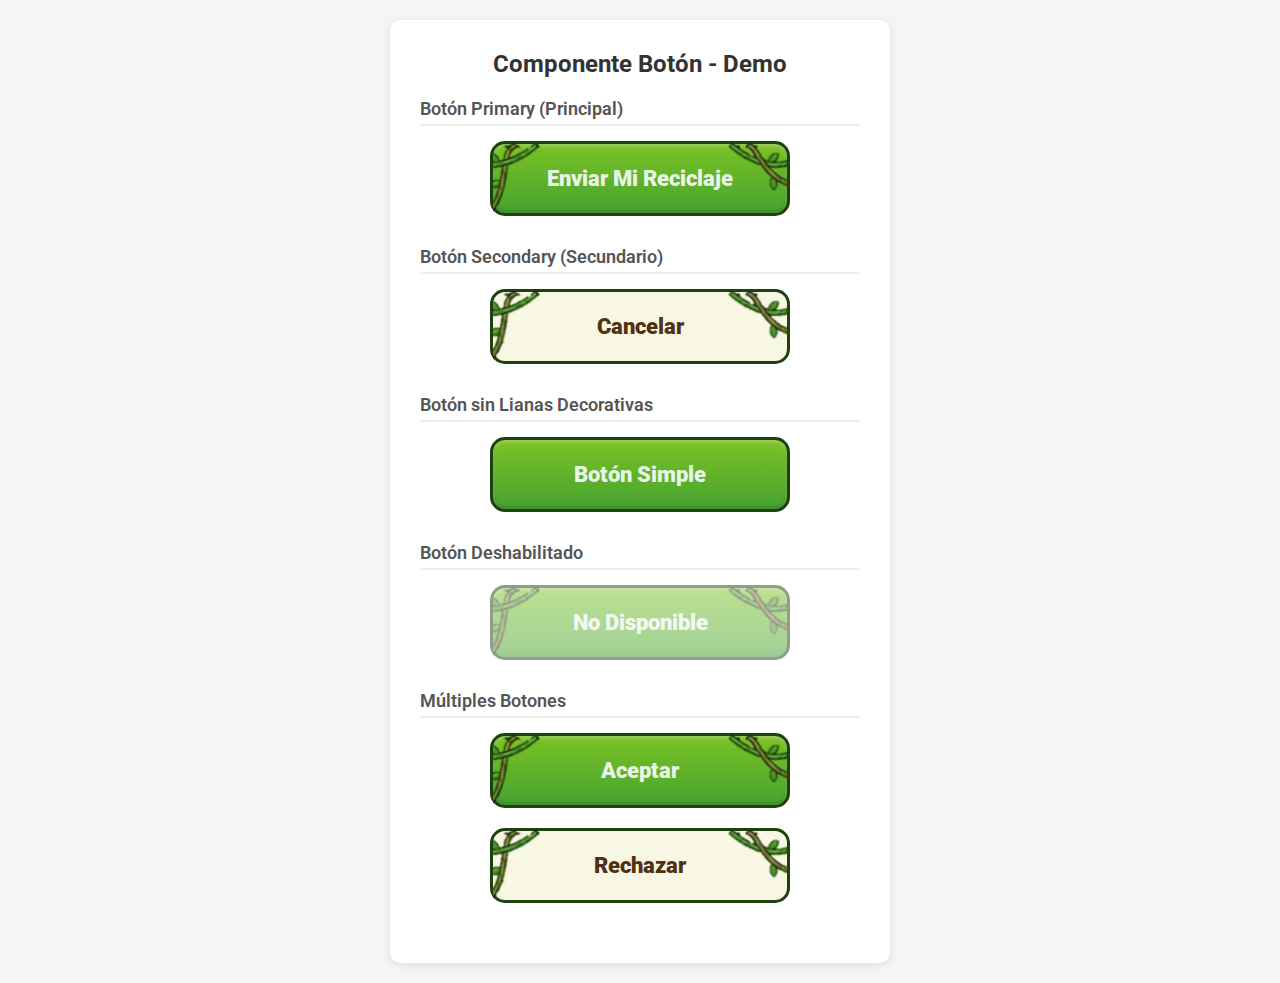
<file: buttom.html>
<!-- Estilos necesarios para que el componente funcione independientemente -->
<style>
/* ========================================
    Reset básico y configuración
======================================== */
* {
    box-sizing: border-box;
    margin: 0;
    padding: 0;
}

html {
    font-size: 62.5%; /* 1rem = 10px */
}

body {
    font-family: "Roboto", sans-serif;
    font-size: 1.6rem;
    background-color: #f5f5f5;
    padding: 2rem;
    display: flex;
    flex-direction: column;
    align-items: center;
    gap: 3rem;
    min-height: 100vh;
}

/* ========================================
    Variables CSS necesarias para el botón
======================================== */
:root {
    /* Botones */
    --colorButton: #46a330;
    --colorButtonDegradado: #7bc224;

    /* Textos */
    --colorTextBorde: #1d420f;
    --colorTextContenido: #513015;
    --colorTextWhite: #e9f5e6;

    /* Fondos */
    --colorTarget: #f8f7e3;
    --colorTargetFondo: #eedfc0;

    /* Sombras */
    --shadowLight: rgba(255, 255, 255, 0.3);
    --shadowDarkStrong: rgba(0, 0, 0, 0.2);
    --shadowDarkExtra: rgba(0, 0, 0, 0.3);
}

/* ========================================
    Estilos de demostración
======================================== */
.demo-container {
    background: white;
    padding: 3rem;
    border-radius: 1rem;
    box-shadow: 0 2px 8px rgba(0, 0, 0, 0.1);
    width: 100%;
    max-width: 50rem;
}

.demo-title {
    font-size: 2.4rem;
    font-weight: 700;
    color: #333;
    margin-bottom: 2rem;
    text-align: center;
}

.demo-section {
    margin-bottom: 3rem;
}

.demo-section-title {
    font-size: 1.8rem;
    font-weight: 600;
    color: #555;
    margin-bottom: 1.5rem;
    padding-bottom: 0.5rem;
    border-bottom: 2px solid #eee;
}

.demo-buttons {
    display: flex;
    flex-direction: column;
    gap: 2rem;
    align-items: center;
}
</style>
<!DOCTYPE html>
<html lang="es">
<head>
  <meta charset="UTF-8">
  <meta name="viewport" content="width=device-width, initial-scale=1.0">
  <title>Componente Botón - Demo</title>
  
  <!-- Importar fuente Roboto -->
  <link rel="preconnect" href="https://fonts.googleapis.com">
  <link rel="preconnect" href="https://fonts.gstatic.com" crossorigin>
  <link href="https://fonts.googleapis.com/css2?family=Roboto:wght@400;500;700;900&display=swap" rel="stylesheet">
  

  <!-- Importar el componente de botón -->
  <link rel="stylesheet" href="styles/buttom.css" />
</head>
<body>
  <div class="demo-container">
    <h1 class="demo-title">Componente Botón - Demo</h1>

    <!-- Botón Primary -->
    <div class="demo-section">
      <h2 class="demo-section-title">Botón Primary (Principal)</h2>
      <div class="demo-buttons">
        <button class="button button--primary">
          <span class="button__text">Enviar Mi Reciclaje</span>
          <span class="button__vines"></span>
        </button>
      </div>
    </div>

    <!-- Botón Secondary -->
    <div class="demo-section">
      <h2 class="demo-section-title">Botón Secondary (Secundario)</h2>
      <div class="demo-buttons">
        <button class="button button--secondary">
          <span class="button__text">Cancelar</span>
          <span class="button__vines"></span>
        </button>
      </div>
    </div>

    <!-- Botón sin lianas -->
    <div class="demo-section">
      <h2 class="demo-section-title">Botón sin Lianas Decorativas</h2>
      <div class="demo-buttons">
        <button class="button button--primary button--no-vines">
          <span class="button__text">Botón Simple</span>
        </button>
      </div>
    </div>

    <!-- Botón Disabled -->
    <div class="demo-section">
      <h2 class="demo-section-title">Botón Deshabilitado</h2>
      <div class="demo-buttons">
        <button class="button button--primary button--disabled">
          <span class="button__text">No Disponible</span>
          <span class="button__vines"></span>
        </button>
      </div>
    </div>

    <!-- Múltiples botones -->
    <div class="demo-section">
      <h2 class="demo-section-title">Múltiples Botones</h2>
      <div class="demo-buttons">
        <button class="button button--primary">
          <span class="button__text">Aceptar</span>
          <span class="button__vines"></span>
        </button>
        <button class="button button--secondary">
          <span class="button__text">Rechazar</span>
          <span class="button__vines"></span>
        </button>
      </div>
    </div>
  </div>
</body>
</html>
</file>
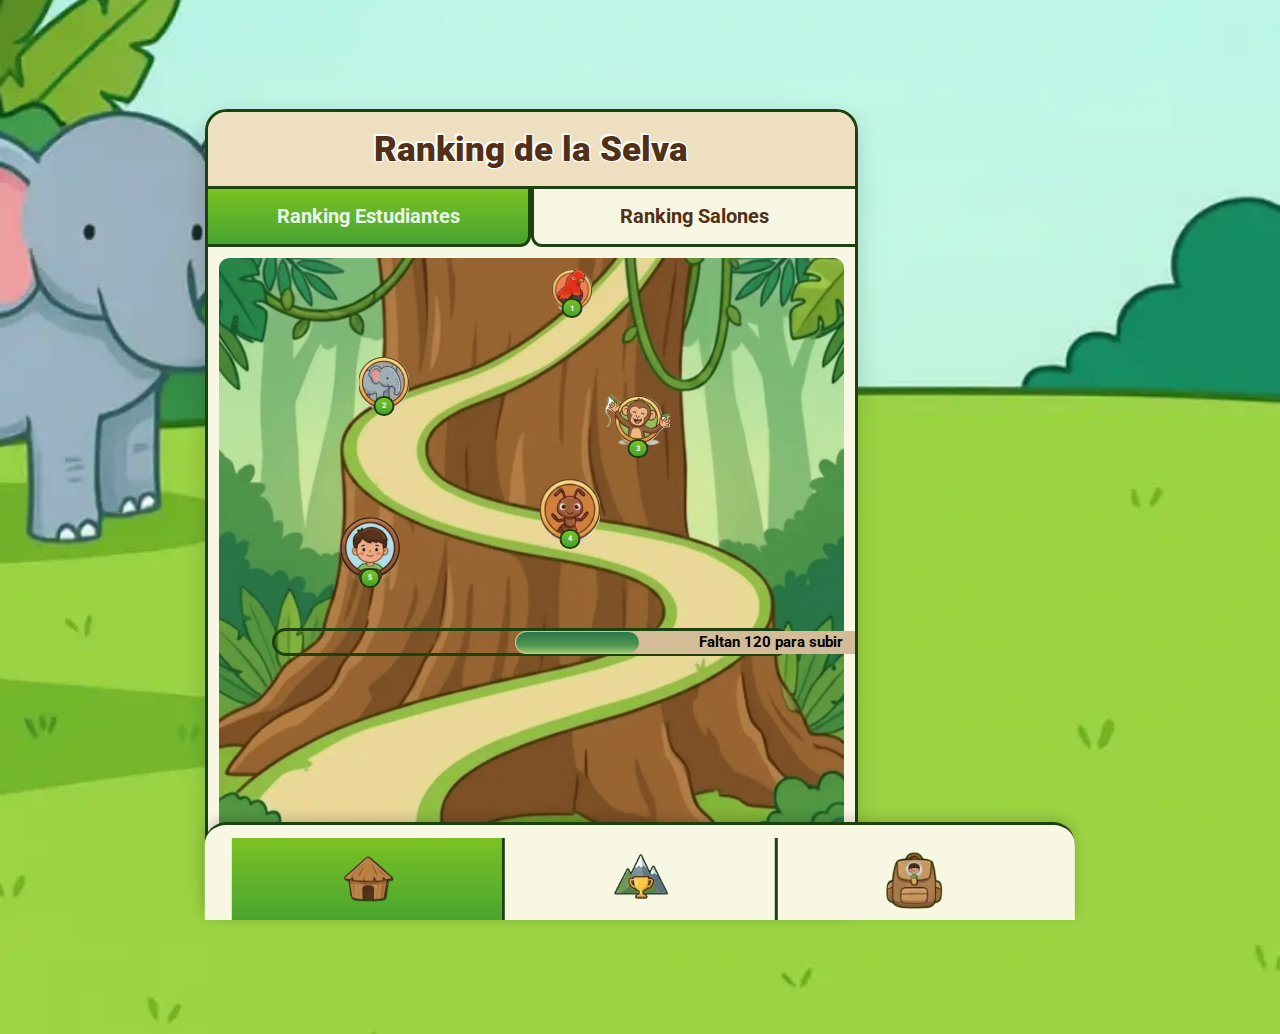
<file: logros.html>
<!DOCTYPE html>
<html lang="es">
  <head>
    <meta charset="UTF-8" />
    <meta name="viewport" content="width=device-width, initial-scale=1.0" />
    <title>Componentes</title>
    <link rel="stylesheet" href="styles/base.css" />
    <link rel="stylesheet" href="styles/card-ranking.css" />
    <link rel="stylesheet" href="styles/registro.css" />
    <link rel="stylesheet" href="styles/navbar.css" />
    <link rel="stylesheet" href="styles/card-info.css" />
  </head>
  <body>
    <!-- Componente Card Ranking con BEM -->
    <article class="ranking">
      <!-- Header con título -->
      <header class="ranking__header">
        <h1 class="ranking__title">Ranking de la Selva</h1>
      </header>

      <!-- Tabs de navegación -->
      <nav class="ranking__tabs">
        <button class="ranking__tab ranking__tab--active" data-tab="estudiantes">
          Ranking Estudiantes
        </button>
        <button class="ranking__tab" data-tab="salones">Ranking Salones</button>
      </nav>

      <!-- Ranking Estudiantes -->
      <div class="ranking__content ranking__content--active" data-content="estudiantes">
        <!-- Imagen principal del ranking (árbol con avatares) -->
        <div class="ranking__image">
        <img
          src="img/Fondo-Ranking-HD.webp"
          alt="Ranking de la Selva"
          class="ranking__image-src"
          width="400"
          height="300"
        />

        <!-- Contenedor de posiciones -->
        <div class="ranking__positions">
          <!-- Posición 1 -->
          <div class="ranking__position ranking__position--1" 
               data-user-id="1"
               data-user-name="Gallito Campeón"
               data-user-level="Gallito de las Rocas"
               data-user-badge="Safiro"
               data-user-points="520"
               data-user-recyclings="98"
               data-user-avatar="img/gallito-rocas.webp">
            <div class="ranking__avatar ranking__avatar--gold">
              <img
                src="img/gallito-rocas.webp"
                alt="1er lugar"
                class="ranking__avatar-img"
                width="40"
                height="40"
              />
            </div>
            <span class="ranking__position-badge">1</span>
          </div>

          <!-- Posición 2 -->
          <div class="ranking__position ranking__position--2"
               data-user-id="2"
               data-user-name="Elefante Sabio"
               data-user-level="Elefante"
               data-user-badge="Diamante"
               data-user-points="480"
               data-user-recyclings="85"
               data-user-avatar="img/elefante.webp">
            <div class="ranking__avatar ranking__avatar--silver">
              <img
                src="img/elefante.webp"
                alt="2do lugar"
                class="ranking__avatar-img"
                width="50"
                height="50"
              />
            </div>
            <span class="ranking__position-badge">2</span>
          </div>

          <!-- Posición 3 -->
          <div class="ranking__position ranking__position--3"
               data-user-id="3"
               data-user-name="Mono Veloz"
               data-user-level="Mono"
               data-user-badge="Oro"
               data-user-points="350"
               data-user-recyclings="72"
               data-user-avatar="img/mono.webp">
            <div class="ranking__avatar ranking__avatar--bronze">
              <img
                src="img/mono.webp"
                alt="3er lugar"
                class="ranking__avatar-img"
                width="65"
                height="65"
              />
            </div>
            <span class="ranking__position-badge">3</span>
          </div>

          <!-- Posición 4 -->
          <div class="ranking__position ranking__position--4"
               data-user-id="4"
               data-user-name="Hormiguita Trabajadora"
               data-user-level="Hormiga "
               data-user-badge="Hierro"
               data-user-points="280"
               data-user-recyclings="58"
               data-user-avatar="img/hormiga.webp">
            <div class="ranking__avatar">
              <img
                src="img/hormiga.webp"
                alt="4to lugar"
                class="ranking__avatar-img"
                width="60"
                height="60"
              />
            </div>
            <span class="ranking__position-badge">4</span>
          </div>

          <!-- Posición 5 -->
          <div class="ranking__position ranking__position--5"
               data-user-id="5"
               data-user-name="Explorador Juan"
               data-user-level="Hormiga"
               data-user-badge="Cobre"
               data-user-points="150"
               data-user-recyclings="45"
               data-user-avatar="img/user.webp">
            <div class="ranking__avatar">
              <img
                src="img/user.webp"
                alt="5to lugar"
                class="ranking__avatar-img"
                width="60"
                height="60"
              />
            </div>
            <span class="ranking__position-badge">5</span>
          </div>
        </div>
      </div>

      <!-- Barra de progreso -->
      <div class="ranking__progress">
        <span class="ranking__progress-text"
          >Faltan 120 para subir</span
        >
      </div>

        <!-- Sección Rivales Cercanos -->
        <section class="ranking__rivals">
          <h2 class="ranking__rivals-title">Rivales Cercanos</h2>

        <div class="ranking__rivals-list">
          <!-- Rival 1 -->
          <div class="ranking__rival">
            <div class="ranking__rival-avatar ranking__rival-avatar--gray">
              <img
                src="img/elefante.webp"
                alt="Maria"
                class="ranking__rival-img"
                width="60"
                height="60"
              />
            </div>
            <span class="ranking__rival-name">4. Maria</span>
          </div>

          <!-- Rival 2 (Usuario actual) -->
          <div class="ranking__rival ranking__rival--current">
            <div class="ranking__rival-avatar ranking__rival-avatar--green">
              <img src="img/hormiga.webp" alt="Tu" class="ranking__rival-img" width="60" height="60" />
            </div>
            <span class="ranking__rival-name">14. Tu</span>
          </div>

          <!-- Rival 3 -->
          <div class="ranking__rival">
            <div class="ranking__rival-avatar ranking__rival-avatar--brown">
              <img src="img/mono.webp" alt="Pedro" class="ranking__rival-img" />
            </div>
            <span class="ranking__rival-name">15. Pedro</span>
          </div>
        </div>
        </section>
      </div>

      <!-- Ranking Salones -->
      <div class="ranking__content" data-content="salones">
        <!-- Imagen principal del ranking (árbol con avatares) -->
        <div class="ranking__image">
          <img
            src="img/Fondo-Ranking-HD.webp"
            alt="Ranking de Salones"
            class="ranking__image-src"
            width="400"
            height="300"
          />

          <!-- Contenedor de posiciones -->
          <div class="ranking__positions">
            <!-- Posición 1 -->
            <div class="ranking__position ranking__position--1" 
                 data-user-id="1"
                 data-user-name="Salón 3A"
                 data-user-level="Gallito de las Rocas"
                 data-user-badge="Safiro"
                 data-user-points="1520"
                 data-user-recyclings="298"
                 data-user-avatar="img/gallito-rocas.webp">
              <div class="ranking__avatar ranking__avatar--gold">
                <img
                  src="img/gallito-rocas.webp"
                  alt="1er lugar"
                  class="ranking__avatar-img"
                  width="40"
                  height="40"
                />
              </div>
              <span class="ranking__position-badge">1</span>
            </div>

            <!-- Posición 2 -->
            <div class="ranking__position ranking__position--2"
                 data-user-id="2"
                 data-user-name="Salón 2B"
                 data-user-level="Elefante"
                 data-user-badge="Diamante"
                 data-user-points="1480"
                 data-user-recyclings="285"
                 data-user-avatar="img/elefante.webp">
              <div class="ranking__avatar ranking__avatar--silver">
                <img
                  src="img/elefante.webp"
                  alt="2do lugar"
                  class="ranking__avatar-img"
                  width="50"
                  height="50"
                />
              </div>
              <span class="ranking__position-badge">2</span>
            </div>

            <!-- Posición 3 -->
            <div class="ranking__position ranking__position--3"
                 data-user-id="3"
                 data-user-name="Salón 4C"
                 data-user-level="Mono"
                 data-user-badge="Oro"
                 data-user-points="1350"
                 data-user-recyclings="272"
                 data-user-avatar="img/mono.webp">
              <div class="ranking__avatar ranking__avatar--bronze">
                <img
                  src="img/mono.webp"
                  alt="3er lugar"
                  class="ranking__avatar-img"
                  width="65"
                  height="65"
                />
              </div>
              <span class="ranking__position-badge">3</span>
            </div>

            <!-- Posición 4 -->
            <div class="ranking__position ranking__position--4"
                 data-user-id="4"
                 data-user-name="Salón 1A"
                 data-user-level="Hormiga"
                 data-user-badge="Hierro"
                 data-user-points="1280"
                 data-user-recyclings="258"
                 data-user-avatar="img/hormiga.webp">
              <div class="ranking__avatar">
                <img
                  src="img/hormiga.webp"
                  alt="4to lugar"
                  class="ranking__avatar-img"
                  width="60"
                  height="60"
                />
              </div>
              <span class="ranking__position-badge">4</span>
            </div>

            <!-- Posición 5 -->
            <div class="ranking__position ranking__position--5"
                 data-user-id="5"
                 data-user-name="Salón 5B"
                 data-user-level="Hormiga"
                 data-user-badge="Cobre"
                 data-user-points="1150"
                 data-user-recyclings="245"
                 data-user-avatar="img/user.webp">
              <div class="ranking__avatar">
                <img
                  src="img/user.webp"
                  alt="5to lugar"
                  class="ranking__avatar-img"
                  width="60"
                  height="60"
                />
              </div>
              <span class="ranking__position-badge">5</span>
            </div>
          </div>
        </div>

        <!-- Barra de progreso -->
        <div class="ranking__progress">
          <span class="ranking__progress-text"
            >Faltan 320 para subir</span
          >
        </div>

        <!-- Sección Salones Cercanos -->
        <section class="ranking__rivals">
          <h2 class="ranking__rivals-title">Salones Cercanos</h2>

          <div class="ranking__rivals-list">
            <!-- Salón 1 -->
            <div class="ranking__rival">
              <div class="ranking__rival-avatar ranking__rival-avatar--gray">
                <img
                  src="img/elefante.webp"
                  alt="Salón 1A"
                  class="ranking__rival-img"
                  width="60"
                  height="60"
                />
              </div>
              <span class="ranking__rival-name">4. Salón 1A</span>
            </div>

            <!-- Salón 2 (Salón actual) -->
            <div class="ranking__rival ranking__rival--current">
              <div class="ranking__rival-avatar ranking__rival-avatar--green">
                <img src="img/hormiga.webp" alt="Tu Salón" class="ranking__rival-img" width="60" height="60" />
              </div>
              <span class="ranking__rival-name">14. Tu Salón</span>
            </div>

            <!-- Salón 3 -->
            <div class="ranking__rival">
              <div class="ranking__rival-avatar ranking__rival-avatar--brown">
                <img src="img/mono.webp" alt="Salón 2C" class="ranking__rival-img" />
              </div>
              <span class="ranking__rival-name">15. Salón 2C</span>
            </div>
          </div>
        </section>
      </div>
    </article>

    <!-- Modal Card Info Usuario -->
    <div class="modal" id="modal-user-info">
      <div class="modal__overlay" data-close-modal></div>
      <div class="modal__content">
        <button class="modal__close" data-close-modal>&times;</button>
        
        <!-- Card Info -->
        <article class="card-info">
          <!-- Header -->
          <header class="card-info__header">
            <h2 class="card-info__header-title">Mi Mochila de Explorador</h2>
          </header>

          <!-- Sección central con fondo -->
          <div class="card-info__body">
            <!-- Perfil -->
            <div class="card-info__profile">
              <div class="card-info__avatar">
                <img 
                  src="img/user.webp" 
                  alt="Avatar" 
                  class="card-info__avatar-img"
                  id="modal-avatar"
                  width="80"
                  height="80"
                />
              </div>
              <div class="card-info__user-info">
                <h3 class="card-info__username" id="modal-username">Explorador Juan</h3>
                <span class="card-info__level" id="modal-level">Nivel: Hormiga</span>
              </div>
            </div>

            <!-- Badge -->
            <div class="card-info__badge-wrapper">
              <div class="card-info__badge">
                <span class="card-info__badge-text" id="modal-badge">ANT</span>
              </div>
            </div>

            <!-- Estadísticas -->
            <div class="card-info__stats">
              <div class="card-info__stat">
                <span class="card-info__stat-label">Puntos Totales</span>
                <span class="card-info__stat-value" id="modal-points">150</span>
              </div>
              <div class="card-info__stat">
                <span class="card-info__stat-label">Reciclajes</span>
                <span class="card-info__stat-value" id="modal-recyclings">45</span>
              </div>
              <div class="card-info__stat">
                <span class="card-info__stat-label">Posición</span>
                <span class="card-info__stat-value" id="modal-position">5</span>
              </div>
            </div>
          </div>

          <!-- Sección Insignias -->
          <section class="card-info__badges-section">
            <h3 class="card-info__badges-title">Mis insignias</h3>
            <div class="card-info__badges-container">
              <div class="card-info__badges-grid" id="modal-badges">
                <div class="card-info__badge-item">
                  <img src="img/hormiga.webp" alt="Insignia 1" class="card-info__badge-img" width="54" height="54" />
                </div>
                <div class="card-info__badge-item">
                  <img src="img/elefante.webp" alt="Insignia 2" class="card-info__badge-img" width="54" height="54" />
                </div>
                <div class="card-info__badge-item">
                  <img src="img/mono.webp" alt="Insignia 3" class="card-info__badge-img" width="54" height="54" />
                </div>
                <div class="card-info__badge-item card-info__badge-item--locked">
                  <img src="img/gallito-rocas.webp" alt="Insignia bloqueada" class="card-info__badge-img" width="54" height="54" />
                </div>
              </div>
            </div>
          </section>
        </article>
      </div>
    </div>

    <!-- Componente Navbar con BEM -->
    <nav class="navbar navbar--fixed">
      <a href="./index.html" class="navbar__item navbar__item--active">
        <img src="img/home.webp" alt="Inicio" class="navbar__icon" width="50" height="50" />
        <span class="navbar__label">Inicio</span>
      </a>
      <a href="#" class="navbar__item">
        <img src="img/trofeos.webp" alt="Logros" class="navbar__icon" width="50" height="50" />
        <span class="navbar__label">Logros</span>
      </a>
      <a href="./perfil.html" class="navbar__item">
        <img src="img/mochila.webp" alt="Perfil" class="navbar__icon" width="50" height="50" />
        <span class="navbar__label">Perfil</span>
      </a>
    </nav>
     <!-- Scripts -->
    <script src="js/app.js"></script>
  </body>
</html>
</file>
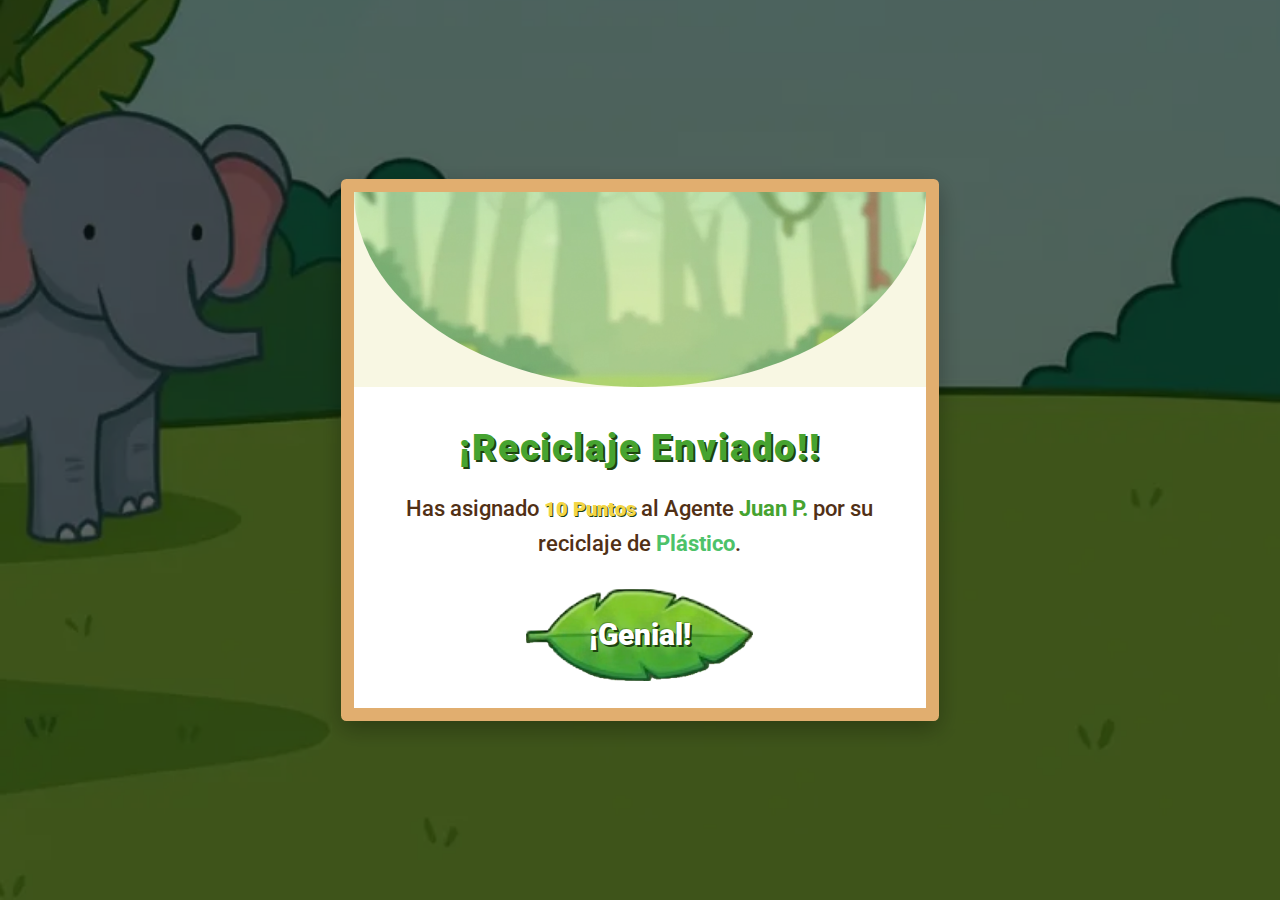
<file: modal-puntos.html>
<!DOCTYPE html>
<html lang="es">
  <head>
    <meta charset="UTF-8" />
    <meta name="viewport" content="width=device-width, initial-scale=1.0" />
    <title>Modal - Puntos Enviados</title>
    <link rel="stylesheet" href="styles/base.css" />
    <link rel="stylesheet" href="styles/modal-puntos.css" />
  </head>
  <body>
    <!-- Overlay del modal -->
    <div class="modal-puntos__overlay">
      <!-- Contenedor principal del modal -->
      <div class="modal-puntos">
        <!-- Sección superior con fondo verde y rayos de sol -->
        <div class="modal-puntos__header">
          <div class="modal-puntos__sunbeams"></div>
          
          <!-- Mono animado -->
          <div class="modal-puntos__monkey">
            <img src="img/mono_modal.webp" alt="Mono feliz" class="modal-puntos__monkey-img" />
          </div>
        </div>

        <!-- Sección de contenido (fondo blanco) -->
        <div class="modal-puntos__content">
          <!-- Título principal -->
          <h2 class="modal-puntos__title">¡Reciclaje Enviado!!</h2>

          <!-- Mensaje descriptivo -->
          <p class="modal-puntos__message">
            Has asignado <span class="modal-puntos__points">10 Puntos</span> al Agente 
            <span class="modal-puntos__agent">Juan P.</span> por su reciclaje de 
            <span class="modal-puntos__material">Plástico</span>.
          </p>

          <!-- Botón de confirmación en forma de hoja -->
          <button class="modal-puntos__button">
            <span class="modal-puntos__button-text">¡Genial!</span>
          </button>
        </div>
      </div>
    </div>
  </body>
</html>
</file>
<file: styles/buttom.css>
/* ========================================
   COMPONENTE: Button (BEM)
   Block: .button
   Elements: .button__text, .button__vines
   Modifiers: .button--primary, .button--secondary, .button--disabled
======================================== */

/* Block: Button base */
.button {
  font-family: "Roboto", sans-serif;
  display: inline-flex;
  align-items: center;
  justify-content: center;
  position: relative;
  overflow: visible;

  /* Tamaño y espaciado */
  padding: 1.8rem 2rem;
  width: 25rem;
  height: 6rem;

  /* Bordes redondeados */
  border-radius: 1.5rem;
  border: 3.5px solid var(--colorTextBorde);

  /* Texto base */
  font-size: 1.8rem;
  font-weight: 900;
  line-height: 1;
  text-align: center;
  text-decoration: none;
  outline: none;

  /* Interacción */
  cursor: pointer;
  transition: transform 0.2s ease, box-shadow 0.2s ease;
}

/* Element: Texto del botón */
.button__text {
  position: relative;
  z-index: 3;
  color: var(--colorTextWhite);
}

/* Element: Lianas decorativas */
.button__vines {
  position: absolute;
  top: -1.4rem;
  left: 0;
  right: -0.4rem;
  bottom: -0.3rem;
  width: 100%;
  background-image: url(../img/upscalemedia-transformed.webp);
  background-size: cover;
  background-position: center;
  background-repeat: no-repeat;
  pointer-events: none;
  z-index: 2;
}

/* ========================================
     Modifier: Primary (verde con gradiente)
  ======================================== */
.button--primary {
  background: linear-gradient(
    to bottom,
    var(--colorButtonDegradado) 0%,
    var(--colorButton) 100%
  );
  color: var(--colorTextWhite);
  box-shadow: inset 0 2px 4px var(--shadowLight),
    inset 0 -2px 4px var(--shadowDarkStrong);
}

.button--primary:hover {
  transform: scale(1.02);
  box-shadow: inset 0 2px 4px var(--shadowLight),
    inset 0 -2px 4px var(--shadowDarkStrong), 0 4px 12px var(--shadowDarkExtra);
}

.button--primary:active {
  transform: scale(0.98);
}

/* ========================================
     Modifier: Secondary (sin gradiente)
  ======================================== */
.button--secondary {
  background-color: var(--colorTarget);
  color: var(--colorTextContenido);
}

.button--secondary .button__text {
  color: var(--colorTextContenido);
  -webkit-text-stroke: none;
}

.button--secondary:hover {
  background-color: var(--colorTargetFondo);
  transform: scale(1.02);
}

/* ========================================
     Modifier: Disabled
  ======================================== */
.button--disabled {
  opacity: 0.5;
  cursor: not-allowed;
  pointer-events: none;
}

/* ========================================
     Modifier: Sin lianas
  ======================================== */
.button--no-vines .button__vines {
  display: none;
}

.button--centered-bottom {
  position: fixed;
  bottom: 20rem;
  z-index: 100;
  right: 15%;
}

/* ========================================
   Responsive: Tablet (481px - 768px)
======================================== */
@media (min-width: 481px) and (max-width: 768px) {
  .button {
    width: 28rem;
    height: 7rem;
    font-size: 2rem;
    padding: 2rem 2.5rem;
  }

  .button__text {
    font-size: 2rem;
  }
}

/* ========================================
   Responsive: Desktop (769px+)
======================================== */
@media (min-width: 769px) {
  .button {
    width: 30rem;
    height: 7.5rem;
    font-size: 2.2rem;
    padding: 2.2rem 3rem;
  }

  .button__text {
    font-size: 2.2rem;
  }
}
</file>
<file: styles/card-ranking.css>
/* ========================================
   COMPONENTE: Card Ranking (BEM)
   Block: .ranking
   Elements: .ranking__header, .ranking__title, .ranking__tabs, 
             .ranking__tab, .ranking__image, .ranking__progress,
             .ranking__rivals, .ranking__rival
   Modifiers: .ranking__tab--active, .ranking__rival--current,
              .ranking__rival-avatar--gray, --green, --brown
======================================== */

/* Block: Ranking Card */
.ranking {
  background-color: var(--colorTarget);
  border: 3px solid var(--colorTextBorde);
  border-radius: 2rem;
  overflow: hidden;
  max-width: 40rem;
  width: 100%;
  box-shadow: 0 8px 24px var(--shadowDarkMedium);
  margin-top: 4rem;
}

/* ========================================
     Element: Header
  ======================================== */
.ranking__header {
  background-color: var(--colorTargetFondo);
  padding: 1rem 2rem;
  text-align: center;
}

.ranking__title {
  font-size: 2.4rem;
  font-weight: 900;
  color: var(--colorTextContenido);
  text-shadow: -2px -2px 0 #fff, 1px -1px 0 #fff, -1px 1px 0 #fff, 1px 1px 0 #fff, -1px 0 0 #fff, 1px 0 0 #fff, 0 -1px 0 #fff, 0 1px 0 #fff;
}

/* ========================================
     Element: Tabs
  ======================================== */
.ranking__tabs {
  display: flex;
  border-top: 3px solid var(--colorTextBorde);
}

.ranking__tab {
  flex: 1;
  font-size: 1.4rem;
  padding: 1rem 1.5rem;
  font-weight: 700;
  font-family: inherit;
  background-color: var(--colorTarget);
  color: var(--colorTextContenido);
  cursor: pointer;
  transition: all 0.3s ease;
}

.ranking__tab:last-child {
  border-right: none;
  border-left: 3px solid var(--colorTextBorde);
  border-bottom: 3px solid var(--colorTextBorde);
  border-bottom-left-radius: 1rem;
}

.ranking__tab:hover {
  background-color: var(--colorTargetFondo);
}

/* Modifier: Tab Activo */
.ranking__tab--active {
  background: linear-gradient(
    to bottom,
    var(--colorButtonDegradado) 0%,
    var(--colorButton) 100%
  );
  color: var(--colorTextWhite);
  border-bottom-right-radius: 1rem;
  border-bottom: 3px solid var(--colorTextBorde);
  border-right: 3px solid var(--colorTextBorde);
}

/* ========================================
   Element: Content (Contenido de tabs)
======================================== */
.ranking__content {
  display: none;
}

.ranking__content--active {
  display: block;
}

.ranking__tree-bg {
  width: 100%;
  height: auto;
  display: block;
}

/* Contenedor de posiciones (sobre el árbol) */
.ranking__positions {
  position: absolute;
  top: 0;
  left: 0;
  right: 0;
  bottom: 0;
  pointer-events: none;
}

/* Avatar en el árbol */
.ranking__avatar {
  width: 4rem;
  height: 4rem;
  border-radius: 50%;
  overflow: hidden;
  display: flex;
  align-items: center;
  justify-content: center;
}

.ranking__avatar-img {
  height: 100%;
  object-fit: contain;
}

/* Badge de posición */
.ranking__position-badge {
  position: absolute;
  bottom: -0.5rem;
  left: 50%;
  transform: translateX(-50%);
  background: linear-gradient(
    to bottom,
    var(--colorButtonDegradado) 0%,
    var(--colorButton) 100%
  );

  color: var(--colorTextWhite);
  font-size: 0.7rem;
  font-weight: 900;
  padding: 0.2rem 0.6rem;
  border-radius: 1rem;
  border: 2px solid var(--colorTextBorde);
  min-width: 1rem;
  text-align: center;
}

.ranking__position--1 {
  position: absolute;
  top: 5%;
  left: 53%;
}

.ranking__position--2 {
  position: absolute;
  top: 25%;
  left: 23%;
}

.ranking__avatar--silver {
  width: 5rem;
  height: 5rem;
}

.ranking__position--3 {
  position: absolute;
  top: 31%;
  left: 61%;
}

.ranking__avatar--bronze {
  width: 6.5rem;
  height: 6.5rem;
}

.ranking__position--4 {
  position: absolute;
  top: 53%;
  left: 51%;
}

.ranking__position--4 .ranking__avatar {
  width: 6rem;
  height: 6rem;
}

.ranking__position--5 {
  position: absolute;
  top: 62%;
  left: 20%;
}

.ranking__position--5 .ranking__avatar {
  width: 6rem;
  height: 6rem;
}

/* ========================================
     Element: Imagen Principal
  ======================================== */
.ranking__image {
  width: 100%;
  background-color: var(--colorTarget);
  position: relative;
}

.ranking__image-src {
  width: 100%;
  height: auto;
  display: block;
  padding: 1rem;
  border-radius: 2rem;
}

/* ========================================
     Element: Barra de Progreso
  ======================================== */
.ranking__progress {
  padding: 1rem 2rem;
  text-align: center;
  border: 3px solid var(--colorTextBorde);
  width: 80%;
  margin: 0 auto;
  border-radius: 10rem;
  height: 2rem;
  position: relative;
  top: -5rem;
}

.ranking__progress:after {
  content: "";
  position: absolute;
  width: 24%;
  top: 0.7px;
  left: calc(100% - 271px);
  border-radius: 1rem;
  height: 99%;
  background: linear-gradient(to bottom, var(--colorProgressStart) 0%, var(--colorProgressMid) 60%, var(--colorProgressEnd) 100%);
  z-index: 6;
}

.ranking__progress-text {
  font-size: 1.4rem;
  font-weight: 700;
  display: block;
  position: absolute;
  width: 100%;
  top: 0;
  background-color: var(--colorProgressBg);
  left: calc(100% - 272px);
  border-radius: 1rem;
}

/* ========================================
     Element: Sección Rivales
  ======================================== */
.ranking__rivals {
  padding: 0 2rem 2rem 2rem;
  background-color: var(--colorTarget);
}

.ranking__rivals-title {
  font-size: 2rem;
  font-weight: 900;
  color: var(--colorTextContenido);
  text-align: center;
  margin-bottom: 1.5rem;
}

.ranking__rivals-list {
  display: flex;
  justify-content: center;
  gap: 1.5rem;
}

/* ========================================
     Element: Rival Card
  ======================================== */
.ranking__rival {
  display: flex;
  flex-direction: column;
  align-items: center;
  padding: 1rem;
  background-color: var(--colorTarget);
  border: 2px solid var(--colorTextBorde);
  border-radius: 1rem;
  min-width: 9rem;
  height: 11rem;
  transition: transform 0.3s ease;
  background-color: var(--colorTargetFondo);
}

.ranking__rival:hover {
  transform: scale(1.05);
}

/* Modifier: Rival actual (usuario) */
.ranking__rival--current {
  border-color: var(--colorButton);
  border-width: 3px;
  box-shadow: 0 0 10px var(--shadowButton);
}

/* ========================================
     Element: Avatar del Rival
  ======================================== */
.ranking__rival-avatar {
  width: 6rem;
  height: 6rem;
  border-radius: 50%;
  overflow: hidden;
  display: flex;
  align-items: center;
  justify-content: center;
  margin-bottom: 0.8rem;
}

.ranking__rival-img {
  width: 100%;
  height: 100%;
  object-fit: cover;
}

/* Modifier: Avatar Gris */
.ranking__rival-avatar--gray {
  background-color: var(--colorAvatarGray);
  border-color: var(--colorAvatarGrayBorder);
}

/* Modifier: Avatar Verde (usuario actual) */
.ranking__rival-avatar--green {
  background-color: var(--colorButtonDegradado);
  border-color: var(--colorButton);
}

/* ========================================
     Element: Nombre del Rival
  ======================================== */
.ranking__rival-name {
  font-size: 1.2rem;
  font-weight: 700;
  color: var(--colorTextContenido);
  text-align: center;
}

/* ========================================
     Modifier: Card con scroll (para listas largas)
  ======================================== */
.ranking--scrollable .ranking__image {
  max-height: 40rem;
  overflow-y: auto;
  position: relative;
}

/* ========================================
     Responsive: Móvil pequeño
  ======================================== */
@media (max-width: 360px) {
  .ranking__rivals-list {
    gap: 0.8rem;
  }

  .ranking__rival {
    min-width: 7.5rem;
    padding: 0.8rem;
  }

  .ranking__rival-avatar {
    width: 5rem;
    height: 5rem;
  }

  .ranking__rival-name {
    font-size: 1.1rem;
  }
}

/* ========================================
     Responsive: Tablet (481px - 768px)
  ======================================== */
@media (min-width: 481px) and (max-width: 768px) {
  .ranking {
    max-width: 50rem;
    margin-top: 5rem;
  }

  .ranking__title {
    font-size: 2.8rem;
  }

  .ranking__tab {
    font-size: 1.6rem;
    padding: 1.2rem 2rem;
  }

  .ranking__image {
    max-height: 35rem;
  }

  .ranking__rivals-list {
    gap: 2rem;
    justify-content: center;
  }

  .ranking__rival {
    min-width: 12rem;
    padding: 1.2rem;
  }

  .ranking__rival-avatar {
    width: 7rem;
    height: 7rem;
  }

  .ranking__rival-name {
    font-size: 1.5rem;
  }
}

/* ========================================
     Responsive: Desktop (769px+)
  ======================================== */
@media (min-width: 769px) {
  .ranking {
    max-width: 60rem;
    margin-top: 6rem;
  }

  .ranking__title {
    font-size: 3.2rem;
  }

  .ranking__tab {
    font-size: 1.8rem;
    padding: 1.5rem 2.5rem;
  }

  .ranking__image {
    max-height: 40rem;
  }

  .ranking__rivals-list {
    gap: 2.5rem;
    justify-content: center;
  }

  .ranking__rival {
    min-width: 14rem;
    padding: 1.5rem;
  }

  .ranking__rival-avatar {
    width: 8rem;
    height: 8rem;
  }

  .ranking__rival-name {
    font-size: 1.7rem;
  }
}
</file>
<file: styles/registro.css>
/* ========================================
   COMPONENTE: Registro (BEM)
   Mobile First: 375x667
   Block: .registro
   Elements: .registro__header, .registro__title, .registro__content,
             .registro__scan, .registro__counter
   Modifiers: .registro__counter-btn--minus, .registro__counter-btn--plus
   
   Nota: El botón de enviar usa el componente Button (buttom.css)
   Nota: Las variables están centralizadas en base.css
======================================== */

/* Block: Registro Card (Mobile 375x667) */
.registro {
  background-color: var(--colorTarget);
  border: 3px solid var(--colorTextBorde);
  border-radius: 1.5rem;
  overflow: hidden;
  width: 100%;
  max-width: 33.5rem;
  box-shadow: 0 4px 16px var(--shadowDarkMedium);
}

/* Block: Header Banner (Mobile 375x667) */
.header {
  display: flex;
  align-items: center;
  justify-content: center;
  width: 100%;
  max-width: 37.5rem;
  min-height: 8rem;
  position: relative;
  overflow: hidden;
  padding: 1rem 0;
}

/* ========================================
   Element: Decoraciones (árboles)
======================================== */
.header__decoration {
  position: absolute;
  bottom: 0;
  width: 6rem;
  height: 100%;
  display: flex;
  align-items: flex-end;
  pointer-events: none;
}

.header__decoration--left {
  left: 0;
  justify-content: flex-start;
}

.header__decoration--right {
  right: 0;
  justify-content: flex-end;
}

.header__tree {
  width: 100%;
  height: auto;
  max-height: 100%;
  object-fit: contain;
  object-position: bottom;
}

/* ========================================
   Element: Contenido central
======================================== */
.header__content {
  display: flex;
  flex-direction: column;
  align-items: center;
  text-align: center;
  z-index: 1;
  padding: 0 6rem;
}

.header__title {
  font-size: 4rem;
  font-weight: 900;
  color: var(--colorTextBorde);
  text-shadow:
    -3px -3px 0 #fff,
     3px -3px 0 #fff,
    -3px  3px 0 #fff,
     3px  3px 0 #fff,
    -3px  0   0 #fff,
     3px  0   0 #fff,
     0   -3px 0 #fff,
     0    3px 0 #fff;
  letter-spacing: 1px;
  margin-bottom: 0.3rem;
  width: max-content;
}

.header__subtitle {
  font-size: 2.6rem;
  font-weight: 700;
  color: var(--colorTextTitle);
  text-shadow:
    -3px -3px 0 var(--colorTextBorde),
     3px -3px 0 var(--colorTextBorde),
    -3px  3px 0 var(--colorTextBorde),
     3px  3px 0 var(--colorTextBorde),
    -3px  0   0 var(--colorTextBorde),
     3px  0   0 var(--colorTextBorde),
     0   -3px 0 var(--colorTextBorde),
     0    3px 0 var(--colorTextBorde);
  font-style: italic;
  line-height: 1.2;
  width: max-content;
}

/* ========================================
   Responsive: Móvil pequeño
======================================== */
@media (max-width: 360px) {
  .header {
    min-height: 7rem;
  }

  .header__decoration {
    width: 5rem;
  }

  .header__content {
    padding: 0 5rem;
  }

  .header__title {
    font-size: 2.4rem;
  }

  .header__subtitle {
    font-size: 1.4rem;
  }
}

/* ========================================
   Element: Header
======================================== */
.registro__header {
  background-color: var(--colorTargetFondo);
  padding: 1.2rem 1.5rem;
  text-align: center;
}

.registro__title {
  font-size: 2rem;
  font-weight: 900;
  color: var(--colorTextContenido);
}

/* ========================================
   Element: Contenido
======================================== */
.registro__content {
  padding: 1.5rem;
  display: flex;
  flex-direction: column;
  align-items: center;
  gap: 1.5rem;
}

/* ========================================
   Element: Categorías de reciclaje
======================================== */
.registro__categories {
  display: grid;
  grid-template-columns: repeat(3, 1fr);
  gap: 1rem;
  margin: 0 auto;
  margin-top: 1rem;
}

.registro__category {
  display: flex;
  flex-direction: column;
  align-items: center;
  justify-content: flex-end;
  gap: 0.5rem;
  padding: 0.8rem 0.5rem;
  border: 2px solid var(--colorTextBorde);
  border-radius: 1.5rem;
  background: var(--colorTipoPapel);
  cursor: pointer;
  position: relative;
  overflow: hidden;
  transition: all 0.2s ease;
  -webkit-tap-highlight-color: transparent;
  height: 10rem;
  width: 10rem;
}

.registro__category:nth-child(2) {
  background: var(--colorTipoPlastico);
}

.registro__category:nth-child(3) {
  background: var(--colorTipoMetal);
}

.registro__category:nth-child(4) {
  background: var(--colorTipoVidrio);
}

.registro__category:nth-child(5) {
  background: var(--colorTipoOrganico);
}

.registro__category:nth-child(6) {
  background: var(--colorTipoOtros);
}

/* Fondo de lianas (compartido) */
.registro__category-bg {
  position: absolute;
  top: -5.1rem;
  left: 0;
  right: 0;
  bottom: 0;
  background-image: url(../img/fondo-item-hd.webp);
  background-size: contain;
  background-position: center;
  background-repeat: no-repeat;
  pointer-events: none;
  z-index: 0;
}

.registro__category:active {
  transform: scale(0.95);
}

/* Modifier: Categoría activa/seleccionada */
.registro__category--active {
  border-width: 3px;
  box-shadow: 0 0 10px var(--shadowButtonStrong);
}

.registro__category-icon {
  width: 4.5rem;
  height: 4.5rem;
  display: flex;
  align-items: center;
  justify-content: center;
  position: relative;
  z-index: 1;
  margin-bottom: 0.3rem;
}

.registro__category-img {
  width: 5rem;
  height: 5rem;
  object-fit: contain;
}

.registro__category-label {
  font-size: 1.1rem;
  font-weight: 700;
  color: var(--colorTextWhite);
  text-align: center;
  position: relative;
  z-index: 1;
  line-height: 1.1;
}

/* ========================================
   Element: Botón Escanear (Mobile 375x667)
======================================== */
.registro__scan {
  display: flex;
  align-items: center;
  justify-content: center;
  gap: 1.2rem;
  width: 100%;
  height: 9rem;
  padding: 1rem 1.5rem 1.2rem 1.5rem;
  background-color: var(--colorTargetFondo);
  border: 3px solid var(--colorTextBorde);
  border-radius: 1.2rem;
  cursor: pointer;
  transition: all 0.3s ease;
  position: relative;
  overflow: hidden;
  -webkit-tap-highlight-color: transparent;
}

.registro__scan::before {
  content: "";
  position: absolute;
  top: 0;
  left: 0;
  right: 0;
  bottom: 0;
  background-image: url(../img/fondo-camara.webp);
  background-size: cover;
  background-position: center;
  background-repeat: no-repeat;
  pointer-events: none;
  z-index: 0;
}

.registro__scan:active {
  transform: scale(0.98);
}

.registro__scan-icon {
  width: 4rem;
  height: 4rem;
  display: flex;
  align-items: center;
  justify-content: center;
  position: relative;
  z-index: 1;
}

.registro__scan-svg {
  width: 100%;
  height: 100%;
  color: var(--colorTextContenido);
}

.registro__scan-text {
  display: flex;
  flex-direction: column;
  align-items: flex-start;
  position: relative;
  z-index: 1;
}

.registro__scan-label {
  font-size: 1.6rem;
  font-weight: 900;
  color: var(--colorTextContenido);
  line-height: 1.2;
}

/* ========================================
   Element: Contador (Mobile 375x667)
======================================== */
.registro__counter {
  display: flex;
  align-items: center;
  justify-content: space-between;
  background-color: var(--colorTargetFondo);
  gap: 1rem;
  width: 100%;
}

.registro__counter-btn {
  width: 5rem;
  height: 5rem;
  display: flex;
  align-items: center;
  justify-content: center;
  background-color: var(--colorTarget);
  border: 3px solid var(--colorTextBorde);
  border-radius: 0.8rem;
  cursor: pointer;
  transition: all 0.2s ease;
  box-shadow: inset 0 2px 4px var(--shadowLightStrong),
    inset 0 -2px 4px var(--shadowDark);
  -webkit-tap-highlight-color: transparent;
}

.registro__counter-btn:active {
  transform: scale(0.95);
  background-color: var(--colorTargetFondo);
}

.registro__counter-icon {
  font-size: 2.4rem;
  font-weight: 900;
  color: var(--colorTextContenido);
  line-height: 1;
}

.registro__counter-value {
  font-size: 1.8rem;
  font-weight: 700;
  color: var(--colorTextContenido);
  flex: 1;
  text-align: center;
}

/* ========================================
   Responsive: Móvil pequeño
======================================== */
@media (max-width: 360px) {
  .registro__content {
    padding: 1.5rem;
    gap: 1.5rem;
  }

  .registro__scan {
    padding: 1rem 1.5rem;
    gap: 1rem;
  }

  .registro__scan-label {
    font-size: 1.5rem;
  }

  .registro__counter-btn {
    width: 5rem;
    height: 5rem;
  }

  .registro__counter-icon {
    font-size: 2.5rem;
  }

  .registro__counter-value {
    font-size: 1.6rem;
    min-width: 10rem;
  }
}

/* ========================================
   Responsive: Tablet (481px - 768px)
======================================== */
@media (min-width: 481px) and (max-width: 768px) {
  .registro {
    max-width: 50rem;
  }

  .registro__title {
    font-size: 2.6rem;
  }

  .registro__categories {
    gap: 1.5rem;
    padding: 2rem;
  }

  .registro__category {
    padding: 1.5rem;
  }

  .registro__category-img {
    width: 6rem;
    height: 6rem;
  }

  .registro__category-label {
    font-size: 1.4rem;
  }

  .registro__scan {
    padding: 2rem 3rem;
    gap: 1.5rem;
  }

  .registro__scan-label {
    font-size: 2rem;
  }

  .registro__counter-btn {
    width: 6.5rem;
    height: 6.5rem;
  }

  .registro__counter-value {
    font-size: 2rem;
    min-width: 14rem;
  }

  .button {
    width: 28rem;
    height: 7rem;
    font-size: 2rem;
  }
}

/* ========================================
   Responsive: Desktop (769px+)
======================================== */
@media (min-width: 769px) {
  .registro {
    max-width: 60rem;
  }

  .registro__title {
    font-size: 3rem;
  }

  .registro__categories {
    gap: 2rem;
    padding: 2.5rem;
  }

  .registro__category {
    padding: 2rem;
  }

  .registro__category-img {
    width: 7rem;
    height: 7rem;
  }

  .registro__category-label {
    font-size: 1.6rem;
  }

  .registro__scan {
    padding: 2.5rem 4rem;
    gap: 2rem;
  }

  .registro__scan-label {
    font-size: 2.2rem;
  }

  .registro__counter-btn {
    width: 7rem;
    height: 7rem;
  }

  .registro__counter-value {
    font-size: 2.2rem;
    min-width: 16rem;
  }

  .button {
    width: 30rem;
    height: 7.5rem;
    font-size: 2.2rem;
  }
}
</file>
<file: styles/navbar.css>
/* ========================================
   COMPONENTE: Navbar (BEM)
   Block: .navbar
   Elements: .navbar__item, .navbar__icon, .navbar__label
   Modifiers: .navbar__item--active, .navbar--fixed
======================================== */

/* Block: Navbar base */
.navbar {
  display: flex;
  justify-content: space-evenly;
  align-items: stretch;
  width: 100%;
  height: 9.7rem;
  background-color: var(--colorTarget);
  border-top: 3px solid var(--colorTextBorde);
  overflow: hidden;
  box-shadow: 0 -4px 12px var(--shadowDarkMedium);
}

/* Element: Item de navegación */
.navbar__item {
  display: flex;
  flex-direction: column;
  align-items: center;
  justify-content: flex-start;
  flex: 1;
  padding: .5rem 2.5rem;
  min-width: 12rem;
  text-decoration: none;
  color: var(--colorTextContenido);
  position: relative;
  transition: all 0.3s ease;
  height: 8rem;

  /* Separador entre items */
  border-right: 3px solid var(--colorTextBorde);
}

.navbar__item:last-child {
  border-right: none;
}

/* Element: Icono */
.navbar__icon {
  width: 5rem;
  height: 5rem;
  object-fit: cover;
  transition: transform 0.3s ease;
}

/* Element: Label (oculto por defecto) */
.navbar__label {
  font-size: 1.5rem;
  max-height: 0;
  opacity: 0;
  overflow: hidden;
  margin-top: 0;
  color: var(--colorTextWhite);
  transition: all 0.3s ease;
}

/* ========================================
   Modifier: Animación al cambiar
======================================== */
.navbar__item--animating {
  animation: navItemBounce 0.4s ease;
}

.navbar__item--animating .navbar__icon {
  animation: iconPop 0.4s ease;
}

@keyframes navItemBounce {
  0% {
    transform: scale(1);
  }
  30% {
    transform: scale(0.95);
  }
  60% {
    transform: scale(1.05);
  }
  100% {
    transform: scale(1);
  }
}

@keyframes iconPop {
  0% {
    transform: scale(1) rotate(0deg);
  }
  25% {
    transform: scale(0.8) rotate(-5deg);
  }
  50% {
    transform: scale(1.2) rotate(5deg);
  }
  75% {
    transform: scale(1.1) rotate(-2deg);
  }
  100% {
    transform: scale(1) rotate(0deg);
  }
}

/* ========================================
     Modifier: Item Activo
  ======================================== */
.navbar__item--active {
  background: linear-gradient(
    to bottom,
    var(--colorButtonDegradado) 0%,
    var(--colorButton) 100%
  );
  color: var(--colorTextWhite);
}

.navbar__item--active .navbar__icon {
  filter: drop-shadow(1px 1px 0 var(--colorTextBorde));
}

.navbar__item--active .navbar__label {
  max-height: 2rem;
  opacity: 1;
  margin-top: 0.5rem;
}

/* ========================================
     Estados: Hover / Focus
  ======================================== */
.navbar__item:hover .navbar__label,
.navbar__item:focus .navbar__label {
  max-height: 2rem;
  opacity: 1;
  margin-top: 0.5rem;
}

.navbar__item:hover .navbar__icon,
.navbar__item:focus .navbar__icon {
  transform: scale(1.1);
}

.navbar__item:focus {
  outline: none;
  background: linear-gradient(
    to bottom,
    var(--colorButtonDegradado) 0%,
    var(--colorButton) 100%
  );
}

.navbar__item:focus .navbar__icon {
  filter: drop-shadow(1px 1px 0 var(--colorTextBorde));
}

/* ========================================
     Modifier: Navbar Fijo (bottom)
  ======================================== */
.navbar--fixed {
  position: fixed;
  bottom: -20px;
  left: 0;
  right: 0;
  z-index: 1000;
}

/* ========================================
   Responsive: Tablet (481px - 768px)
======================================== */
@media (min-width: 481px) and (max-width: 768px) {
  .navbar {
    height: 8.5rem;
    padding: 1rem 2rem;
  }

  .navbar__icon {
    width: 5.5rem;
    height: 5.5rem;
  }

  .navbar__label {
    font-size: 1.5rem;
  }

  .navbar__item {
    gap: 0.8rem;
    padding: 1rem 2rem;
  }
}

/* ========================================
   Responsive: Desktop (769px+)
======================================== */
@media (min-width: 769px) {
  .navbar {
    height: 9rem;
    padding: 1.2rem 2.5rem;
    max-width: 80rem;
    margin: 0 auto;
    left: 50%;
    transform: translateX(-50%);
    border-radius: 2rem 2rem 0 0;
  }

  .navbar__icon {
    width: 6rem;
    height: 6rem;
  }

  .navbar__label {
    font-size: 1.6rem;
  }

  .navbar__item {
    gap: 1rem;
    padding: 1.2rem 2.5rem;
  }
}
</file>
<file: styles/card-info.css>
/* ========================================
   COMPONENTE: Card Info Modal (BEM)
   Block: .modal, .card-info
   Elements: .modal__overlay, .modal__content, .card-info__header, etc.
   Modifiers: .modal--active
   
   Nota: Las variables están centralizadas en base.css
======================================== */

/* ========================================
   Block: Modal Overlay
======================================== */
.modal {
  position: fixed;
  top: 0;
  left: 0;
  right: 0;
  bottom: 0;
  z-index: 2000;
  display: flex;
  align-items: center;
  justify-content: center;
  opacity: 0;
  visibility: hidden;
  transition: opacity 0.3s ease, visibility 0.3s ease;
}

.modal--active {
  opacity: 1;
  visibility: visible;
}

.modal__overlay {
  position: absolute;
  top: 0;
  left: 0;
  right: 0;
  bottom: 0;
  background-color: rgba(0, 0, 0, 0.6);
  backdrop-filter: blur(4px);
}

.modal__content {
  position: relative;
  z-index: 1;
  max-width: 90%;
  max-height: 90vh;
  overflow-y: auto;
  animation: modalSlideIn 0.3s ease;
}

.modal--active .modal__content {
  animation: modalSlideIn 0.3s ease forwards;
}

@keyframes modalSlideIn {
  from {
    opacity: 0;
    transform: translateY(20px) scale(0.95);
  }
  to {
    opacity: 1;
    transform: translateY(0) scale(1);
  }
}

/* Botón cerrar modal */
.modal__close {
  position: absolute;
  top: 0rem;
  right: 0rem;
  width: 3.5rem;
  height: 3.5rem;
  border-radius: 50%;
  background: linear-gradient(
    to bottom,
    var(--colorButtonDegradado) 0%,
    var(--colorButton) 100%
  );
  border: 3px solid var(--colorTextBorde);
  color: var(--colorTextWhite);
  font-size: 2rem;
  font-weight: 900;
  cursor: pointer;
  display: flex;
  align-items: center;
  justify-content: center;
  z-index: 10;
  transition: transform 0.2s ease;
  -webkit-tap-highlight-color: transparent;
}

.modal__close:hover {
  transform: scale(1.1);
}

.modal__close:active {
  transform: scale(0.95);
}

/* ========================================
   Block: Card Info (Contenido del modal)
======================================== */
.card-info {
  background-color: var(--colorTarget);
  border: 3px solid var(--colorTextBorde);
  border-radius: 2rem;
  overflow: hidden;
  width: 34rem;
  box-shadow: 0 8px 32px var(--shadowDarkExtra);
}

/* ========================================
   Element: Body con imagen de fondo
======================================== */
.card-info__body {
  position: relative;
  background-color: var(--colorTarget);
}

/* Imagen de fondo con opacidad */
.card-info__body::before {
  content: "";
  position: absolute;
  top: 0;
  left: 0;
  right: 0;
  bottom: 0;
  background-image: url(../img/frame-5.webp);
  background-size: cover;
  background-position: center;
  background-repeat: no-repeat;
  opacity: var(--modalBgOpacity, 0.15); /* Opacidad desde variable */
  pointer-events: none;
  z-index: 0;
}

/* Asegurar que el contenido esté sobre el fondo */
.card-info__body > * {
  position: relative;
  z-index: 1;
}

/* ========================================
   Element: Header de la card
======================================== */
.card-info__header {
  background-color: var(--colorTargetFondo);
  padding: 1.2rem 2rem;
  text-align: center;
  border-bottom: 3px solid var(--colorTextBorde);
}

.card-info__header-title {
  font-size: 2rem;
  font-weight: 900;
  color: var(--colorTextContenido);
}

/* ========================================
   Element: Perfil del usuario
======================================== */
.card-info__profile {
  display: flex;
  align-items: center;
  gap: 1.5rem;
  padding: 1.5rem 1.5rem 0 1.5rem;
  background-color: transparent;
}

.card-info__avatar {
  width: 8rem;
  height: 8rem;
  border-radius: 50%;
  overflow: hidden;
  flex-shrink: 0;
  display: flex;
  align-items: center;
  justify-content: center;
}

.card-info__avatar-img {
  width: 100%;
  height: 100%;
  object-fit: cover;
}

.card-info__user-info {
  display: flex;
  flex-direction: column;
  gap: 0.3rem;
}

.card-info__username {
  font-size: 2.2rem;
  font-weight: 900;
  color: var(--colorTextContenido);
  line-height: 1.1;
}

.card-info__level {
  font-size: 1.6rem;
  font-weight: 700;
  color: var(--colorTextContenido);
}

/* ========================================
   Element: Badge del usuario
======================================== */
.card-info__badge-wrapper {
  padding: 0 1.5rem 1.5rem 1.5rem;
}

.card-info__badge {
  display: inline-flex;
  align-items: center;
  justify-content: center;
  padding: 0.5rem;
  background: linear-gradient(
    to bottom,
    var(--colorButtonDegradado) 0%,
    var(--colorButton) 100%
  );
  border: 3px solid var(--colorTextBorde);
  border-radius: 2rem;
  width: 8rem;
  margin-top: 0.1rem;
}

.card-info__badge-text {
  font-size: 1.4rem;
  font-weight: 900;
  color: var(--colorTextWhite);
  text-transform: capitalize;
}

/* ========================================
   Element: Estadísticas
======================================== */
.card-info__stats {
  display: grid;
  grid-template-columns: repeat(3, 1fr);
  gap: 1rem;
  padding: 0 1.5rem 1.5rem 1.5rem;
}

.card-info__stat {
  background-color: var(--colorTargetFondo);
  border: 2px solid var(--colorTextBorde);
  border-radius: 1rem;
  padding: 1rem;
  text-align: center;
  display: flex;
  flex-direction: column;
  gap: 0.3rem;
  justify-content: space-around;
}

.card-info__stat-label {
  font-size: 1.1rem;
  font-weight: 700;
  color: var(--colorTextContenido);
  line-height: 1.2;
}

.card-info__stat-value {
  font-size: 2rem;
  font-weight: 900;
  color: var(--colorTextContenido);
}

/* ========================================
   Element: Sección de Insignias
======================================== */
.card-info__badges-section {
  background-color: var(--colorTargetFondo);
  padding: 1.5rem;
  border-top: 3px solid var(--colorTextBorde);
}

.card-info__badges-title {
  font-size: 2rem;
  font-weight: 900;
  color: var(--colorTextContenido);
  text-align: center;
  margin-bottom: 1.5rem;
}

.card-info__badges-container {
  background-color: var(--colorTarget);
  border: 2px solid var(--colorTextBorde);
  border-radius: 1.5rem;
  padding: 1.5rem;
}

.card-info__badges-grid {
  display: flex;
  flex-wrap: wrap;
  justify-content: center;
  gap: 1rem;
}

.card-info__badge-item {
  width: 6rem;
  height: 6rem;
  border-radius: 50%;
  border: 3px solid var(--colorTextBorde);
  overflow: hidden;
  background-color: var(--colorTargetFondo);
  display: flex;
  align-items: center;
  justify-content: center;
}

.card-info__badge-item--locked {
  opacity: 0.5;
  position: relative;
}

.card-info__badge-item--locked::after {
  content: "🔒";
  position: absolute;
  font-size: 1.5rem;
}

.card-info__badge-img {
  width: 90%;
  height: 90%;
  object-fit: contain;
}

/* ========================================
   Modifier: Hacer clickeables las posiciones
======================================== */
.ranking__position {
  cursor: pointer;
  pointer-events: auto;
  transition: transform 0.2s ease;
}

.ranking__position:hover {
  transform: scale(1.1);
}

.ranking__position:active {
  transform: scale(0.95);
}

/* ========================================
   Responsive: Móvil pequeño
======================================== */
@media (max-width: 360px) {
  .card-info {
    width: 30rem;
  }

  .card-info__avatar {
    width: 6rem;
    height: 6rem;
  }

  .card-info__username {
    font-size: 1.8rem;
  }

  .card-info__stats {
    gap: 0.5rem;
  }

  .card-info__stat {
    padding: 0.8rem 0.5rem;
  }

  .card-info__stat-label {
    font-size: 1rem;
  }

  .card-info__stat-value {
    font-size: 1.6rem;
  }

  .card-info__badge-item {
    width: 5rem;
    height: 5rem;
  }
}

/* ========================================
   Responsive: Tablet (481px - 768px)
======================================== */
@media (min-width: 481px) and (max-width: 768px) {
  .card-info {
    max-width: 45rem;
  }

  .card-info__header-title {
    font-size: 2.4rem;
  }

  .card-info__avatar {
    width: 9rem;
    height: 9rem;
  }

  .card-info__username {
    font-size: 2.4rem;
  }

  .card-info__level {
    font-size: 1.6rem;
  }

  .card-info__stats {
    gap: 1rem;
    padding: 1.5rem;
  }

  .card-info__stat {
    padding: 1.2rem 1rem;
  }

  .card-info__stat-label {
    font-size: 1.2rem;
  }

  .card-info__stat-value {
    font-size: 2rem;
  }

  .card-info__badge-item {
    width: 6.5rem;
    height: 6.5rem;
  }
}

/* ========================================
   Responsive: Desktop (769px+)
======================================== */
@media (min-width: 769px) {
  .card-info {
    max-width: 55rem;
  }

  .card-info__header-title {
    font-size: 2.8rem;
  }

  .card-info__avatar {
    width: 10rem;
    height: 10rem;
  }

  .card-info__username {
    font-size: 2.8rem;
  }

  .card-info__level {
    font-size: 1.8rem;
  }

  .card-info__stats {
    gap: 1.5rem;
    padding: 2rem;
  }

  .card-info__stat {
    padding: 1.5rem 1.2rem;
  }

  .card-info__stat-label {
    font-size: 1.4rem;
  }

  .card-info__stat-value {
    font-size: 2.4rem;
  }

  .card-info__badge-item {
    width: 7rem;
    height: 7rem;
  }
}
</file>
<file: styles/modal-puntos.css>
/* ========================================
   COMPONENTE: Modal Puntos Enviados (BEM)
   Block: .modal-puntos
   Elements: .modal-puntos__overlay, .modal-puntos__frame, etc.
======================================== */

/* ========================================
   Overlay (fondo oscuro detrás del modal)
======================================== */
.modal-puntos__overlay {
  position: fixed;
  top: 0;
  left: 0;
  width: 100%;
  height: 100%;
  background-color: rgba(0, 0, 0, 0.6);
  display: flex;
  align-items: center;
  justify-content: center;
  z-index: 1000;
  animation: fadeIn 0.3s ease-in-out;
}

@keyframes fadeIn {
  from {
    opacity: 0;
  }
  to {
    opacity: 1;
  }
}

/* ========================================
   Contenedor principal del modal
======================================== */
.modal-puntos {
  position: relative;
  width: 90%;
  max-width: 40rem;
  background: var(--colorTarget);
  border-radius: .5rem;
  overflow: visible;
  box-shadow: 0 8px 24px var(--shadowDarkExtra);
  animation: slideUp 0.4s ease-out;
  border: 13px solid #E1AE6F;
}


@keyframes slideUp {
  from {
    transform: translateY(3rem);
    opacity: 0;
  }
  to {
    transform: translateY(0);
    opacity: 1;
  }
}

/* ========================================
   Sección superior (fondo verde con rayos)
======================================== */
.modal-puntos__header {
  position: relative;
  background-image: url(../img/fondo-perfil.webp);
  background-size: cover;
  background-position: center;
  background-repeat: no-repeat;
  padding: 3rem 2rem 4rem;
  overflow: visible;
  min-height: 12rem;
  padding-top: 6rem;
  border-radius: 0 0 50% 50% / 0 0 100% 100%;
  
}

/* Rayos de sol animados */
.modal-puntos__sunbeams {
  position: absolute;
  top: 0;
  left: 0;
  right: 0;
  bottom: 0;
  animation: sunbeams 3s ease-in-out infinite;
  border-radius: 0 0 50% 50% / 0 0 100% 100%;
}

@keyframes sunbeams {
  0%, 100% {
    opacity: 0.6;
    transform: scale(1);
  }
  50% {
    opacity: 0.8;
    transform: scale(1.1);
  }
}

/* ========================================
   Mono animado
======================================== */
.modal-puntos__monkey {
  position: absolute;
  top: -4rem;
  left: 50%;
  margin-left: -8rem;
  z-index: 10;
  transform-origin: center center;
  width: 16rem;
  display: flex;
  justify-content: center;
  align-items: center;
}

.modal-puntos__monkey-img {
  width: 16rem;
  height: auto;
  display: block;
  filter: drop-shadow(0 4px 8px rgba(0, 0, 0, 0.2));
  animation: monkeyScale 0.6s ease-out forwards;
  transform: scale(0);
}

@keyframes monkeyScale {
  0% {
    transform: scale(0);
  }
  100% {
    transform: scale(1);
  }
}

/* ========================================
   Sección de contenido (fondo blanco)
======================================== */
.modal-puntos__content {
  background: white;
  padding: 3rem 2.5rem 2.5rem;
  text-align: center;
  position: relative;
}

/* ========================================
   Título principal
======================================== */
.modal-puntos__title {
  font-size: 2.8rem;
  font-weight: 900;
  color: var(--colorButton);
  margin-bottom: 1.5rem;
  text-shadow: 
    2px 2px 0 var(--colorTextBorde),
    -1px -1px 0 rgba(255, 255, 255, 0.5);
  letter-spacing: 0.05em;
}

/* ========================================
   Mensaje descriptivo
======================================== */
.modal-puntos__message {
  font-size: 1.6rem;
  color: var(--colorTextContenido);
  line-height: 1.6;
  margin-bottom: 2.5rem;
  font-weight: 500;
}

.modal-puntos__points {
  font-weight: 900;
  color: #f3d645;
  text-shadow: 1px 1px 0 var(--colorTextBorde);
  font-size: 1.8rem;
}

.modal-puntos__agent {
  font-weight: 700;
  color: var(--colorButton);
}

.modal-puntos__material {
  font-weight: 700;
  color: var(--colorTipoPlastico);
}

/* ========================================
   Botón de confirmación (hoja verde)
======================================== */
.modal-puntos__button {
  position: relative;
  width: 24rem;
  height: 7.5rem;
  background-image: url(../img/hoja.webp);
  background-size: contain;
  background-position: center;
  background-repeat: no-repeat;
  border: none;
  border-radius: 0;
  cursor: pointer;
  font-family: "Roboto", sans-serif;
  font-size: 2.4rem;
  font-weight: 900;
  color: white;
  text-shadow: 
    2px 2px 0 var(--colorTextBorde),
    -1px -1px 0 rgba(0, 0, 0, 0.2);
  box-shadow: none;
  transition: transform 0.2s ease;
  overflow: visible;
  margin: 0 auto;
  display: flex;
  align-items: center;
  justify-content: center;
  background-color: transparent;
}


.modal-puntos__button-text {
  position: relative;
  z-index: 2;
}

.modal-puntos__button:hover {
  transform: scale(1.05);
}

.modal-puntos__button:active {
  transform: scale(0.98);
}

/* ========================================
   Responsive: Mobile (hasta 480px)
======================================== */
@media (max-width: 480px) {
  .modal-puntos {
    width: 90%;
  }

  .modal-puntos__title {
    font-size: 2.6rem;
  }

  .modal-puntos__message {
    font-size: 1.6rem;
  }

  .modal-puntos__monkey-img {
    width: 14rem;
  }

  .modal-puntos__button {
    width: 22rem;
    height: 7rem;
    font-size: 2.2rem;
    cursor: pointer;
  }
}

/* ========================================
   Responsive: Tablet (481px - 768px)
======================================== */
@media (min-width: 481px) and (max-width: 768px) {
  .modal-puntos {
    width: 70%;
    max-width: 50rem;
  }

  .modal-puntos__title {
    font-size: 3rem;
  }

  .modal-puntos__message {
    font-size: 1.8rem;
  }

  .modal-puntos__monkey-img {
    width: 18rem;
  }

  .modal-puntos__button {
    width: 26rem;
    height: 8rem;
    font-size: 2.6rem;
  }

  .modal-puntos__header {
    min-height: 15rem;
    padding-top: 7rem;
  }
}

/* ========================================
   Responsive: Desktop (769px+)
======================================== */
@media (min-width: 769px) {
  .modal-puntos {
    width: 60%;
    max-width: 55rem;
  }

  .modal-puntos__title {
    font-size: 3.4rem;
  }

  .modal-puntos__message {
    font-size: 2rem;
  }

  .modal-puntos__monkey-img {
    width: 20rem;
  }

  .modal-puntos__button {
    width: 28rem;
    height: 8.5rem;
    font-size: 2.8rem;
  }

  .modal-puntos__header {
    min-height: 18rem;
    padding-top: 8rem;
  }
}

/* ========================================
   Clase para ocultar el modal
======================================== */
.modal-puntos__overlay--hidden {
  display: none;
}
</file>
<file: styles/base.css>
/* ========================================
   BASE CSS - Variables y Reset
   1rem = 10px (62.5% de 16px = 10px)
======================================== */

/* ========================================
   Importar Fuente Roboto desde Google Fonts
   font-display: swap evita el FOIT (Flash of Invisible Text)
======================================== */
@import url('https://fonts.googleapis.com/css2?family=Roboto:wght@400;500;700;900&display=swap');

/* ========================================
   Variables de Colores
======================================== */
:root {
  /* Fondos */
  --colorTargetFondo: #eedfc0;
  --colorTarget: #f8f7e3;
  --colorFondoFallback: #4a7c3f; /* Color respaldo mientras carga imagen */

  /* Botones */
  --colorButton: #46a330;
  --colorButtonDegradado: #7bc224;

  /* Textos */
  --colorTextTitle: #f3d645;
  --colorTextBorde: #1d420f;
  --colorTextContenido: #513015;
  --colorTextWhite: #e9f5e6;

  /* Avatares */
  --colorAvatarGray: #9ca3af;
  --colorAvatarGrayBorder: #6b7280;
  --colorAvatarGreen: #46a330;
  --colorAvatarBrown: #a67c52;

  /* Color tipos de reciclaje */
  --colorTipoPapel: #3299e3;
  --colorTipoPlastico: #4dc269;
  --colorTipoMetal: #929aa0;
  --colorTipoOrganico: #d27c2f;
  --colorTipoVidrio: #64cde2;
  --colorTipoOtros: #9471e5;

  /* Barra de progreso */
  --colorProgressStart: #2a774d;
  --colorProgressMid: #4d944e;
  --colorProgressEnd: #98c371;
  --colorProgressBg: #d4bc98;

  /* Sombras (opacidades) */
  --shadowLight: rgba(255, 255, 255, 0.3);
  --shadowLightStrong: rgba(255, 255, 255, 0.5);
  --shadowDark: rgba(0, 0, 0, 0.1);
  --shadowDarkMedium: rgba(0, 0, 0, 0.15);
  --shadowDarkStrong: rgba(0, 0, 0, 0.2);
  --shadowDarkExtra: rgba(0, 0, 0, 0.3);
  --shadowButton: rgba(70, 163, 48, 0.3);
  --shadowButtonStrong: rgba(70, 163, 48, 0.4);

  /* Modal */
  --modalBgOpacity: 0.15; /* Opacidad de la imagen de fondo del modal */
}

/* ========================================
     Reset base para todos los elementos
  ======================================== */
*,
*::before,
*::after {
  box-sizing: border-box;
  margin: 0;
  padding: 0;
  border: 0;
}

/* ========================================
     Configuración del rem: 10px = 1rem
  ======================================== */
html {
  font-size: 62.5%; /* 16px * 0.625 = 10px */
  /* Fondo aplicado en html para mayor estabilidad */
  background-color: var(--colorFondoFallback);
  background-image: url(../img/frame-5.webp);
  background-position: center;
  background-size: cover;
  background-repeat: no-repeat;
  background-attachment: fixed; /* Fija el fondo, evita movimiento */
  min-height: 100%;
}

/* ========================================
     Body base
  ======================================== */
body {
  font-size: 1.6rem;
  font-family: "Roboto", sans-serif;
  line-height: 1.5;
  background: transparent; /* El fondo está en html */
  overflow: visible;
  min-height: 100vh;
  display: flex;
  flex-direction: column;
  justify-content: flex-start;
  gap: 1.5rem;
  padding-top: 2rem;
  padding-bottom: 12rem; /* Espacio para el navbar fijo */
  width: 90%;
  margin: 0 auto;
}

/* ========================================
   Responsive: Tablet (481px - 768px)
======================================== */
@media (min-width: 481px) and (max-width: 768px) {
  body {
    width: 85%;
    max-width: 60rem;
    padding-top: 3rem;
    gap: 2rem;
  }

  html {
    font-size: 65%; /* Ligeramente más grande en tablets */
  }
}

/* ========================================
   Responsive: Desktop (769px+)
======================================== */
@media (min-width: 769px) {
  body {
    width: 80%;
    max-width: 80rem;
    padding-top: 4rem;
    gap: 2.5rem;
  }

  html {
    font-size: 68%; /* Más grande en desktop */
  }
}
</file>
